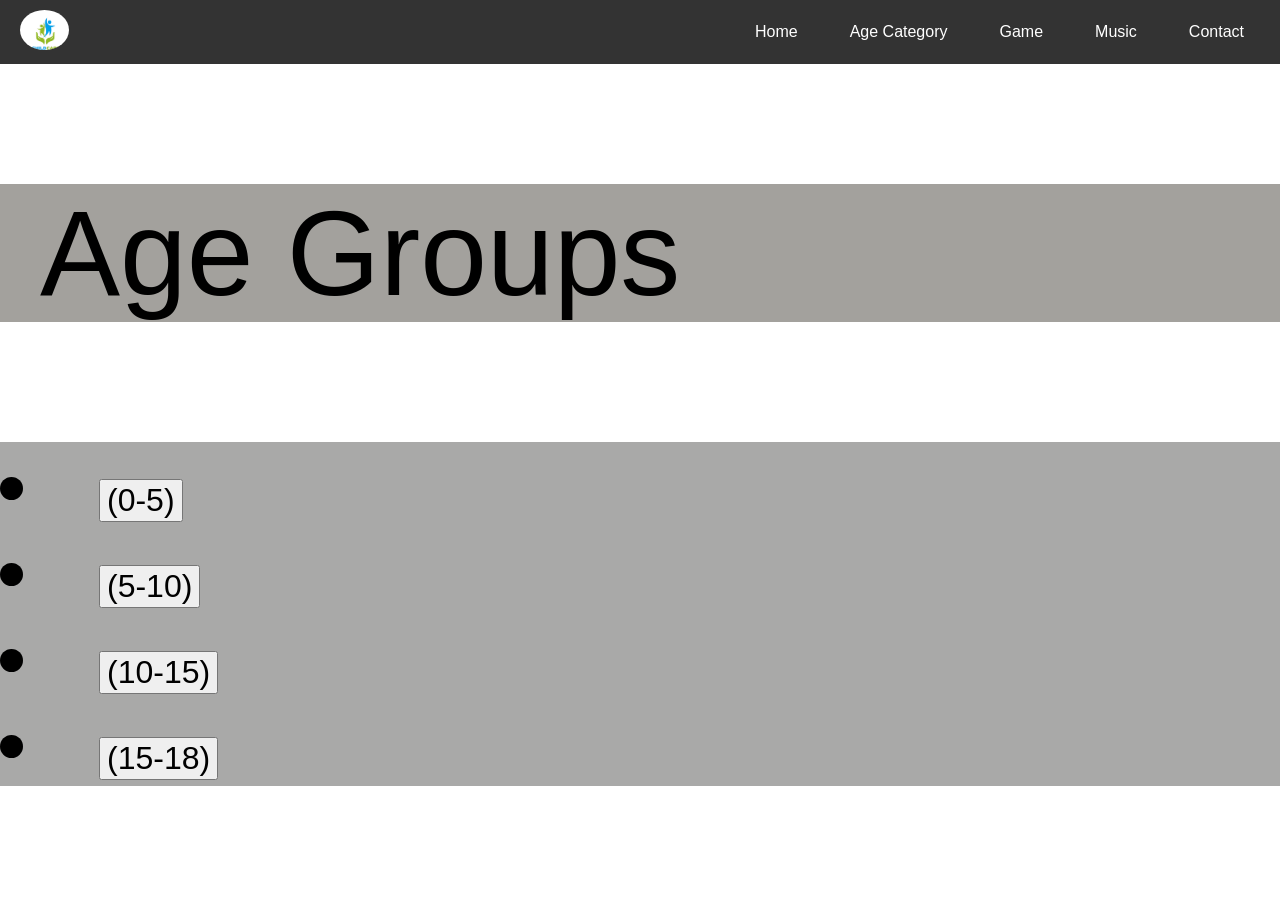
<file: shikhar/age.html>
<!DOCTYPE html>
<html lang="en">
<head>
    <meta charset="UTF-8">
    <meta name="viewport" content="width=device-width, initial-scale=1.0">
    <title>AGE CATEGORY</title>
    <link rel="stylesheet" href="style2.css">
</head>
<body>
    <div class="navbar">
        <div  class="logo"><img height="40px" src="Screenshot 2024-11-10 023004.png" alt=""></div>
        <ul class="nav-links">
            <li><a href="index.html">Home</a></li>
            <li><a target="_blank" href="age.html">Age Category</a></li>
            <li><a target="_blank" href="game.html">Game</a></li>
            <li><a target="_blank" href="music.html">Music</a></li>
            <li><a target="_blank" href="contact.html">Contact</a></li>
        </ul>
    </div>

    <div class="ages">
        <ul style="font-size: 120px; background-color:rgb(163, 161, 157);">Age Groups</ul>
        <li style="font-size: 75px;"><a target="_blank" href="five.html"><button>(0-5)</button></a></li>
        <li style="font-size: 75px;"><a target="_blank" href="six.html"><button>(5-10)</button></a></li>
        <li style="font-size: 75px;"><a target="_blank" href="seven.html"><button>(10-15)</button></a></li>
        <li style="font-size: 75px;"><a target="_blank" href="eight.html"><button>(15-18)</button></a></li>
    </div>

      
    
</body>
</html>
</file>
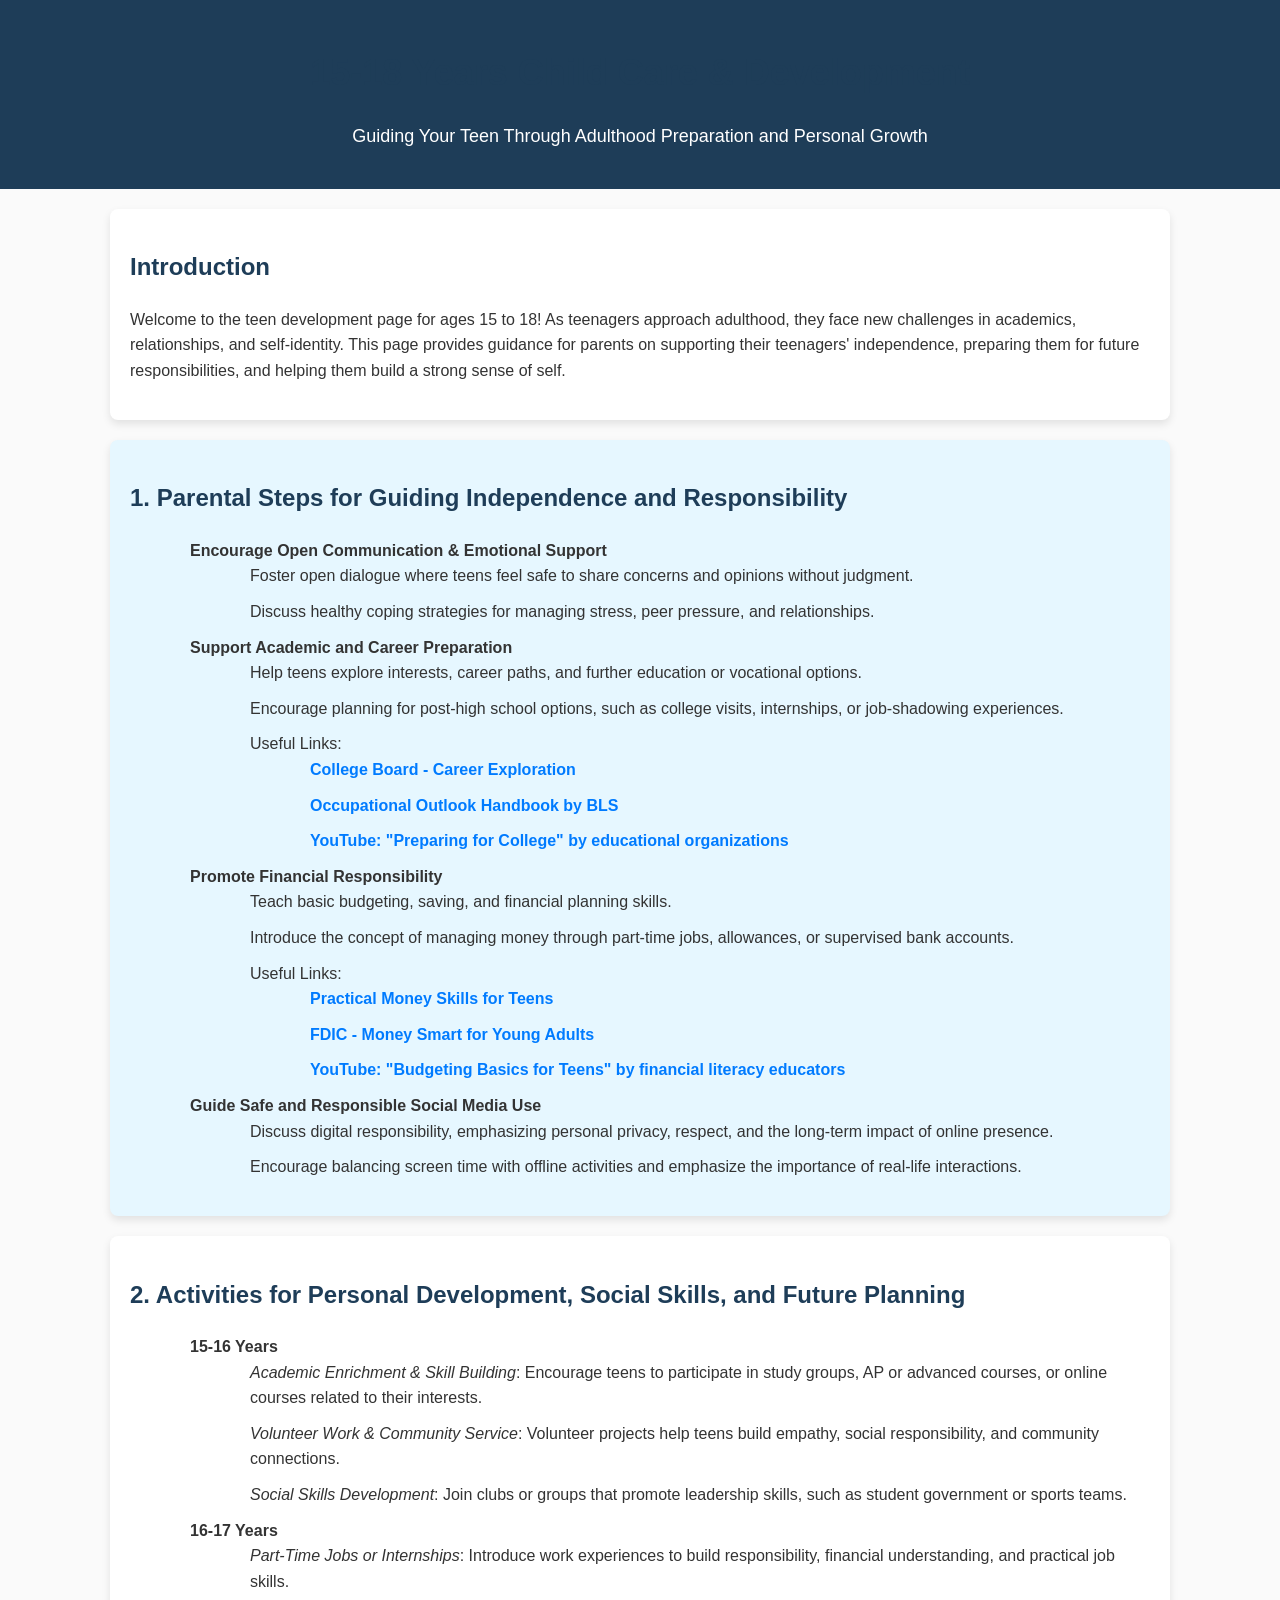
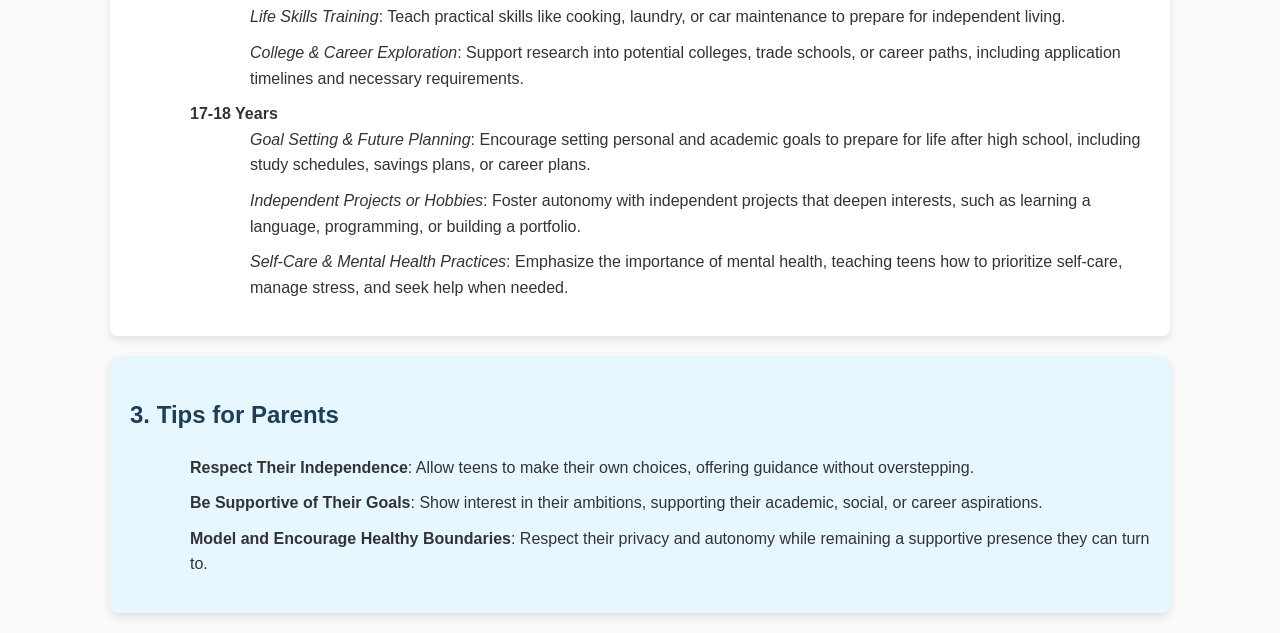
<file: shikhar/eight.html>
<!DOCTYPE html>
<html lang="en">
<head>
    <meta charset="UTF-8">
    <meta name="viewport" content="width=device-width, initial-scale=1.0">
    <title>15-18 Years Child Care & Development</title>
    <style>
        /* General Styles */
        body {
            font-family: Arial, sans-serif;
            margin: 0;
            padding: 0;
            background-color: #fafafa;
            line-height: 1.6;
            color: #333;
        }

        h1, h2 {
            color: #1e3d58;
            margin-bottom: 20px;
        }

        /* Styling for sections */
        .section {
            margin: 20px;
            padding: 20px;
            border-radius: 8px;
            background-color: #fff;
            box-shadow: 0 4px 8px rgba(0, 0, 0, 0.1);
            opacity: 0;
            transform: translateY(20px);
            animation: fadeInUp 0.8s forwards;
        }

        .section:nth-child(even) {
            background-color: #e6f7ff;
        }

        .section ul {
            list-style-type: none;
            margin-left: 20px;
        }

        .section ul li {
            margin-bottom: 10px;
        }

        .section ul li a {
            color: #007bff;
            text-decoration: none;
        }

        /* Animation */
        @keyframes fadeInUp {
            from {
                opacity: 0;
                transform: translateY(20px);
            }
            to {
                opacity: 1;
                transform: translateY(0);
            }
        }

        /* Styling for header */
        header {
            background-color: #1e3d58;
            color: white;
            padding: 20px;
            text-align: center;
        }

        header h1 {
            font-size: 36px;
        }

        header p {
            font-size: 18px;
        }

        .content {
            max-width: 1100px;
            margin: 0 auto;
        }

        .content a {
            font-weight: bold;
            color: #007bff;
        }

        /* Links hover effect */
        .content a:hover {
            text-decoration: underline;
        }
    </style>
</head>
<body>
    <header>
        <h1>15-18 Years Child Care & Development</h1>
        <p>Guiding Your Teen Through Adulthood Preparation and Personal Growth</p>
    </header>

    <div class="content">
        <!-- Introduction Section -->
        <div class="section">
            <h2>Introduction</h2>
            <p>Welcome to the teen development page for ages 15 to 18! As teenagers approach adulthood, they face new challenges in academics, relationships, and self-identity. This page provides guidance for parents on supporting their teenagers' independence, preparing them for future responsibilities, and helping them build a strong sense of self.</p>
        </div>

        <!-- Parental Steps Section -->
        <div class="section">
            <h2>1. Parental Steps for Guiding Independence and Responsibility</h2>
            <ul>
                <li><strong>Encourage Open Communication & Emotional Support</strong>
                    <ul>
                        <li>Foster open dialogue where teens feel safe to share concerns and opinions without judgment.</li>
                        <li>Discuss healthy coping strategies for managing stress, peer pressure, and relationships.</li>
                    </ul>
                </li>
                <li><strong>Support Academic and Career Preparation</strong>
                    <ul>
                        <li>Help teens explore interests, career paths, and further education or vocational options.</li>
                        <li>Encourage planning for post-high school options, such as college visits, internships, or job-shadowing experiences.</li>
                        <li>Useful Links: 
                            <ul>
                                <li><a href="https://bigfuture.collegeboard.org/explore-careers">College Board - Career Exploration</a></li>
                                <li><a href="https://www.bls.gov/ooh/">Occupational Outlook Handbook by BLS</a></li>
                                <li><a href="https://www.youtube.com/results?search_query=Preparing+for+College+Guide+for+Teens">YouTube: "Preparing for College" by educational organizations</a></li>
                            </ul>
                        </li>
                    </ul>
                </li>
                <li><strong>Promote Financial Responsibility</strong>
                    <ul>
                        <li>Teach basic budgeting, saving, and financial planning skills.</li>
                        <li>Introduce the concept of managing money through part-time jobs, allowances, or supervised bank accounts.</li>
                        <li>Useful Links:
                            <ul>
                                <li><a href="https://www.practicalmoneyskills.com/">Practical Money Skills for Teens</a></li>
                                <li><a href="https://www.fdic.gov/consumers/consumer/moneysmart/">FDIC - Money Smart for Young Adults</a></li>
                                <li><a href="https://www.youtube.com/results?search_query=Budgeting+Basics+for+Teens">YouTube: "Budgeting Basics for Teens" by financial literacy educators</a></li>
                            </ul>
                        </li>
                    </ul>
                </li>
                <li><strong>Guide Safe and Responsible Social Media Use</strong>
                    <ul>
                        <li>Discuss digital responsibility, emphasizing personal privacy, respect, and the long-term impact of online presence.</li>
                        <li>Encourage balancing screen time with offline activities and emphasize the importance of real-life interactions.</li>
                    </ul>
                </li>
            </ul>
        </div>

        <!-- Activities for Personal Development Section -->
        <div class="section">
            <h2>2. Activities for Personal Development, Social Skills, and Future Planning</h2>
            <ul>
                <li><strong>15-16 Years</strong>
                    <ul>
                        <li><em>Academic Enrichment & Skill Building</em>: Encourage teens to participate in study groups, AP or advanced courses, or online courses related to their interests.</li>
                        <li><em>Volunteer Work & Community Service</em>: Volunteer projects help teens build empathy, social responsibility, and community connections.</li>
                        <li><em>Social Skills Development</em>: Join clubs or groups that promote leadership skills, such as student government or sports teams.</li>
                    </ul>
                </li>
                <li><strong>16-17 Years</strong>
                    <ul>
                        <li><em>Part-Time Jobs or Internships</em>: Introduce work experiences to build responsibility, financial understanding, and practical job skills.</li>
                        <li><em>Life Skills Training</em>: Teach practical skills like cooking, laundry, or car maintenance to prepare for independent living.</li>
                        <li><em>College & Career Exploration</em>: Support research into potential colleges, trade schools, or career paths, including application timelines and necessary requirements.</li>
                    </ul>
                </li>
                <li><strong>17-18 Years</strong>
                    <ul>
                        <li><em>Goal Setting & Future Planning</em>: Encourage setting personal and academic goals to prepare for life after high school, including study schedules, savings plans, or career plans.</li>
                        <li><em>Independent Projects or Hobbies</em>: Foster autonomy with independent projects that deepen interests, such as learning a language, programming, or building a portfolio.</li>
                        <li><em>Self-Care & Mental Health Practices</em>: Emphasize the importance of mental health, teaching teens how to prioritize self-care, manage stress, and seek help when needed.</li>
                    </ul>
                </li>
            </ul>
        </div>

        <!-- Tips for Parents Section -->
        <div class="section">
            <h2>3. Tips for Parents</h2>
            <ul>
                <li><strong>Respect Their Independence</strong>: Allow teens to make their own choices, offering guidance without overstepping.</li>
                <li><strong>Be Supportive of Their Goals</strong>: Show interest in their ambitions, supporting their academic, social, or career aspirations.</li>
                <li><strong>Model and Encourage Healthy Boundaries</strong>: Respect their privacy and autonomy while remaining a supportive presence they can turn to.</li>
            </ul>
        </div>
    </div>
</body>
</html>
</file>
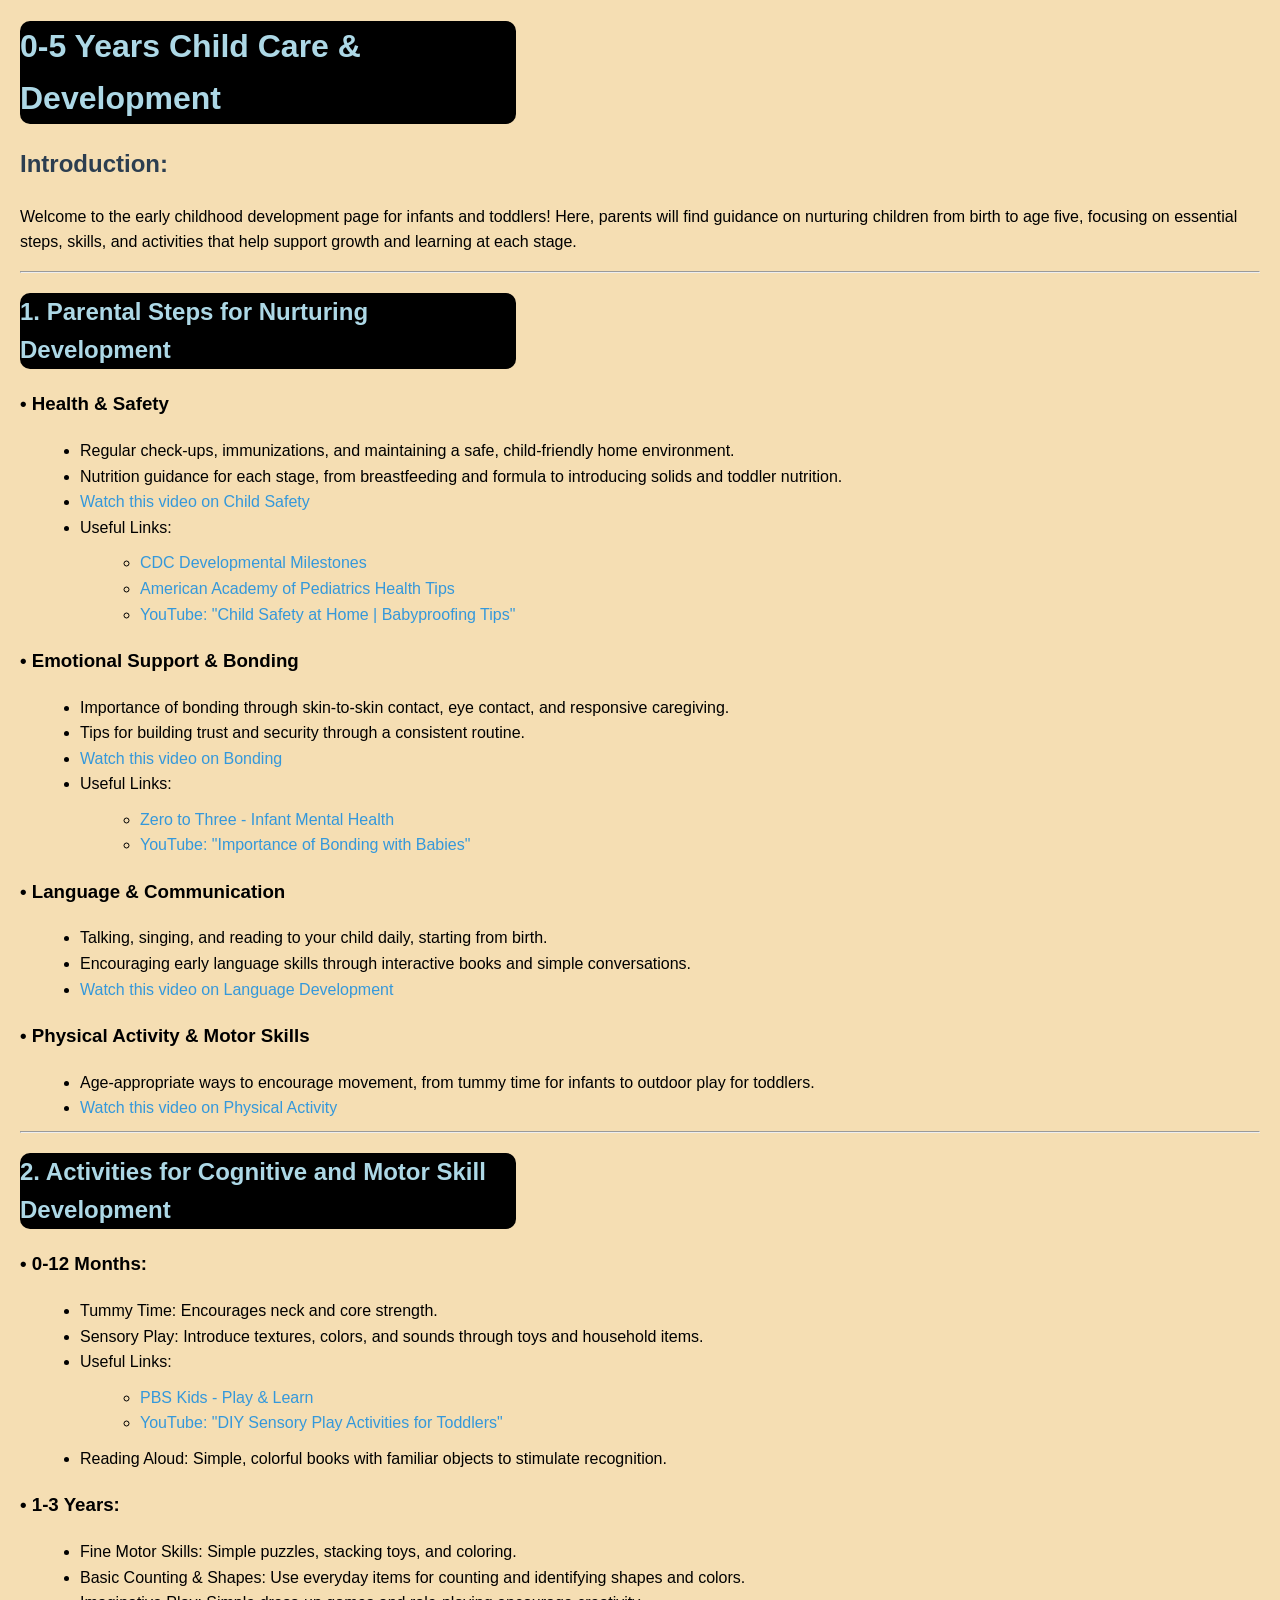
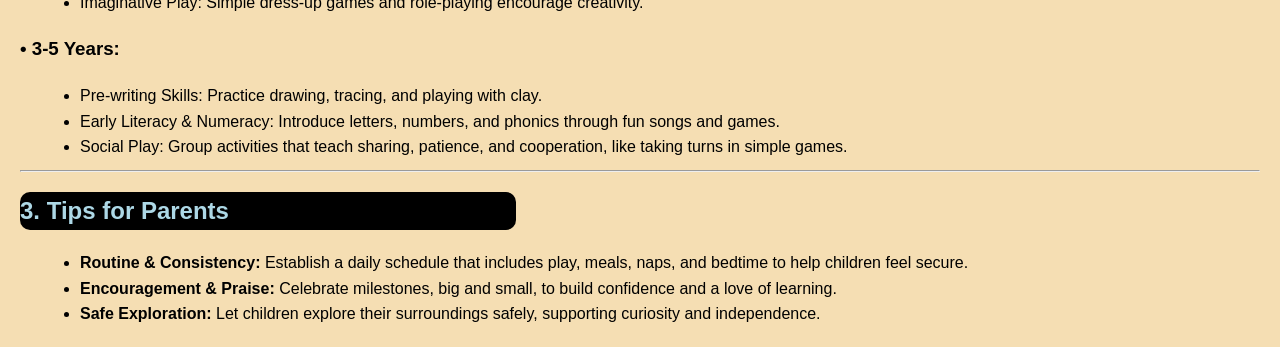
<file: shikhar/five.html>
<!DOCTYPE html>
<html lang="en">
<head>
    <meta charset="UTF-8">
    <meta name="viewport" content="width=device-width, initial-scale=1.0">
    <title>Child Care & Development(0-5)</title>
    <style>
        body {
            font-family: Arial, sans-serif;
            line-height: 1.6;
            margin: 20px;
            background-color:wheat;
            
        }
        h1, h2 {
            color: #2c3e50;
        }
        ul {
            margin: 10px 0;
        }
        ul li {
            margin-left: 20px;
        }
        a {
            color: #3498db;
            text-decoration: none;
        }
        a:hover {
            text-decoration: underline;
        }
    </style>
</head>
<body>

    <h1 style="color:lightblue ; background-color: black; width: 40%; border-radius: 10px;">0-5 Years Child Care & Development</h1>
    
    <h2>Introduction:</h2>
    <p>Welcome to the early childhood development page for infants and toddlers! Here, parents will find guidance on nurturing children from birth to age five, focusing on essential steps, skills, and activities that help support growth and learning at each stage.</p>
    
    <hr>

    <h2 style="width: 40%; color: lightblue; background-color: black; border-radius: 10px;">1. Parental Steps for Nurturing Development</h2>
    
    <h3>• Health & Safety</h3>
    <ul>
        <li>Regular check-ups, immunizations, and maintaining a safe, child-friendly home environment.</li>
        <li>Nutrition guidance for each stage, from breastfeeding and formula to introducing solids and toddler nutrition.</li>
        <li><a href="https://www.youtube.com/watch?v=WQuX_Yw3yIg" target="_blank">Watch this video on Child Safety</a></li>
        <li>Useful Links:
            <ul>
                <li><a href="https://www.cdc.gov/ncbddd/stroke/facts.html" target="_blank">CDC Developmental Milestones</a></li>
                <li><a href="https://pediatrics.aappublications.org/" target="_blank">American Academy of Pediatrics Health Tips</a></li>
                <li><a href="https://www.youtube.com/watch?v=WQuX_Yw3yIg" target="_blank">YouTube: "Child Safety at Home | Babyproofing Tips"</a></li>
            </ul>
        </li>
    </ul>
    
    <h3>• Emotional Support & Bonding</h3>
   <ul>
        <li>Importance of bonding through skin-to-skin contact, eye contact, and responsive caregiving.</li>
        <li>Tips for building trust and security through a consistent routine.</li>
        <li><a href="https://www.youtube.com/watch?v=AHMsmn6EX84" target="_blank">Watch this video on Bonding</a></li>
        <li>Useful Links:
            <ul>
                <li><a href="https://www.zerotothree.org/" target="_blank">Zero to Three - Infant Mental Health</a></li>
                <li><a href="https://www.youtube.com/watch?v=AHMsmn6EX84" target="_blank">YouTube: "Importance of Bonding with Babies"</a></li>
            </ul>
        </li> 
    </ul>
    
    <h3>• Language & Communication</h3>
    <ul>
        <li>Talking, singing, and reading to your child daily, starting from birth.</li>
        <li>Encouraging early language skills through interactive books and simple conversations.</li>
        <li><a href="https://www.youtube.com/watch?v=4ROA7UK6c7U" target="_blank">Watch this video on Language Development</a></li>
    </ul>
    
    <h3>• Physical Activity & Motor Skills</h3>
    <ul>
        <li>Age-appropriate ways to encourage movement, from tummy time for infants to outdoor play for toddlers.</li>
        <li><a href="https://www.youtube.com/watch?v=lRyElTQFhtY" target="_blank">Watch this video on Physical Activity</a></li>
    </ul>

    <hr>

    <h2 style="color:lightblue ; background-color: black; width: 40%; border-radius: 10px;">2. Activities for Cognitive and Motor Skill Development</h2>
    
    <h3>• 0-12 Months:</h3>
    <ul>
        <li>Tummy Time: Encourages neck and core strength.</li>
        <li>Sensory Play: Introduce textures, colors, and sounds through toys and household items.</li>
        <li>Useful Links:
            <ul>
                <li><a href="https://pbskids.org/" target="_blank">PBS Kids - Play & Learn</a></li>
                <li><a href="https://www.youtube.com/watch?v=Zwn9GqAzOAs" target="_blank">YouTube: "DIY Sensory Play Activities for Toddlers"</a></li>
            </ul>
        </li>
        <li>Reading Aloud: Simple, colorful books with familiar objects to stimulate recognition.</li>
    </ul>
    
    <h3>• 1-3 Years:</h3>
    <ul>
        <li>Fine Motor Skills: Simple puzzles, stacking toys, and coloring.</li>
        <li>Basic Counting & Shapes: Use everyday items for counting and identifying shapes and colors.</li>
        <li>Imaginative Play: Simple dress-up games and role-playing encourage creativity.</li>
    </ul>
    
    <h3>• 3-5 Years:</h3>
    <ul>
        <li>Pre-writing Skills: Practice drawing, tracing, and playing with clay.</li>
        <li>Early Literacy & Numeracy: Introduce letters, numbers, and phonics through fun songs and games.</li>
        <li>Social Play: Group activities that teach sharing, patience, and cooperation, like taking turns in simple games.</li>
    </ul>

    <hr>

    <h2 style="color:lightblue ; background-color: black; width: 40%; border-radius: 10px;">3. Tips for Parents</h2>
    <ul>
        <li><strong>Routine & Consistency:</strong> Establish a daily schedule that includes play, meals, naps, and bedtime to help children feel secure.</li>
        <li><strong>Encouragement & Praise:</strong> Celebrate milestones, big and small, to build confidence and a love of learning.</li>
        <li><strong>Safe Exploration:</strong> Let children explore their surroundings safely, supporting curiosity and independence.</li>
    </ul>

</body>
</html>
</file>
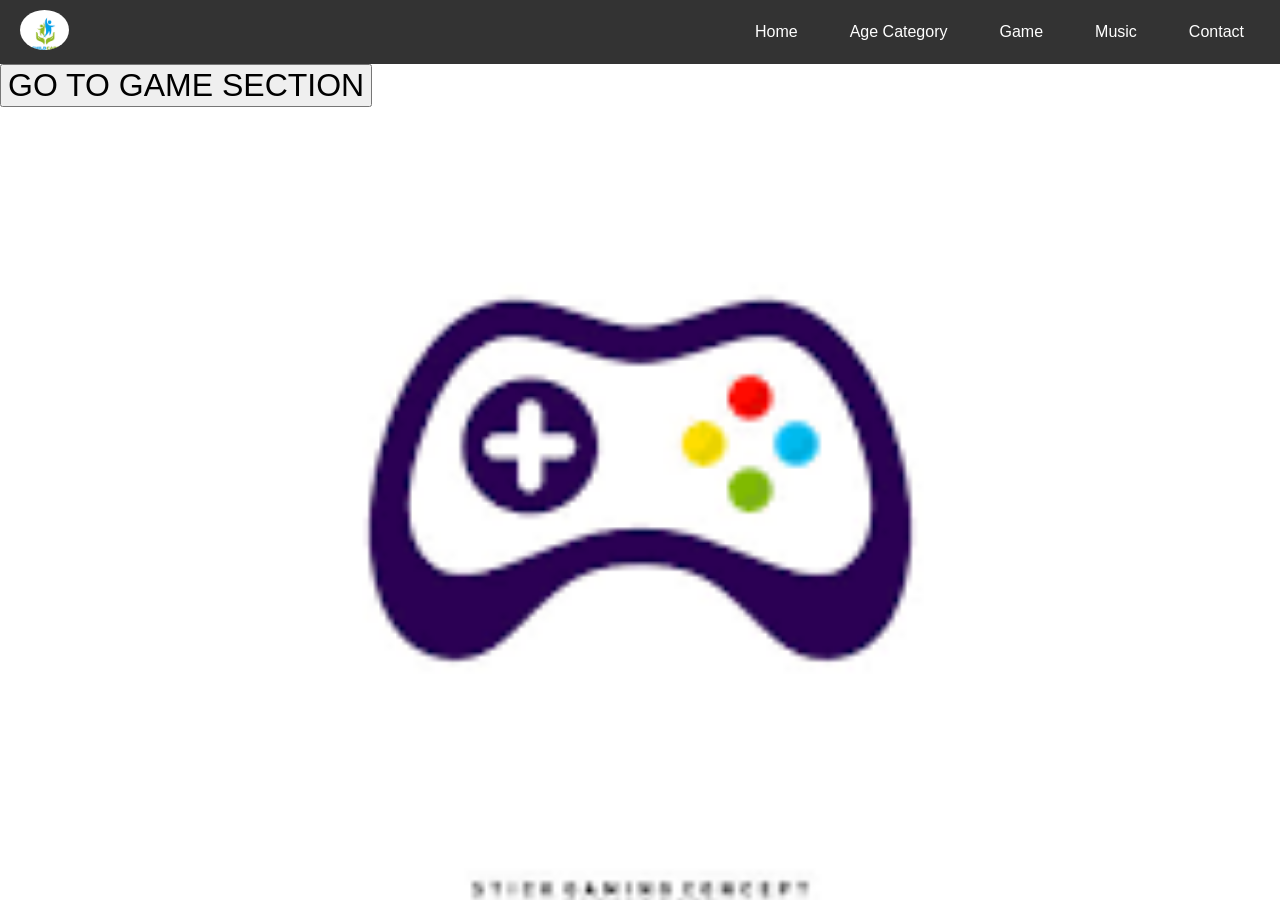
<file: shikhar/game.html>
<!DOCTYPE html>
<html lang="en">
<head>
    <meta charset="UTF-8">
    <meta name="viewport" content="width=device-width, initial-scale=1.0">
    <title>Games</title>
    <link rel="stylesheet" href="style2.css">
</head>
<body style="background-image: url([data-uri]); background-repeat: no-repeat; background-size: cover;">
    <div class="navbar">
        <div  class="logo"><img height="40px" src="Screenshot 2024-11-10 023004.png" alt=""></div>
        <ul class="nav-links">
            <li><a href="index.html">Home</a></li>
            <li><a target="_blank" href="age.html">Age Category</a></li>
            <li><a target="_blank" href="game.html">Game</a></li>
            <li><a target="_blank" href="music.html">Music</a></li>
            <li><a target="_blank" href="contact.html">Contact</a></li>
        </ul>
    </div>
   
    <div  class="gameee">
        <a  href="gamee.html" class="link" ><button style="font-size: xx-large;">GO TO GAME SECTION </button></a>
    </div>

    
   
</body>
</html>
</file>
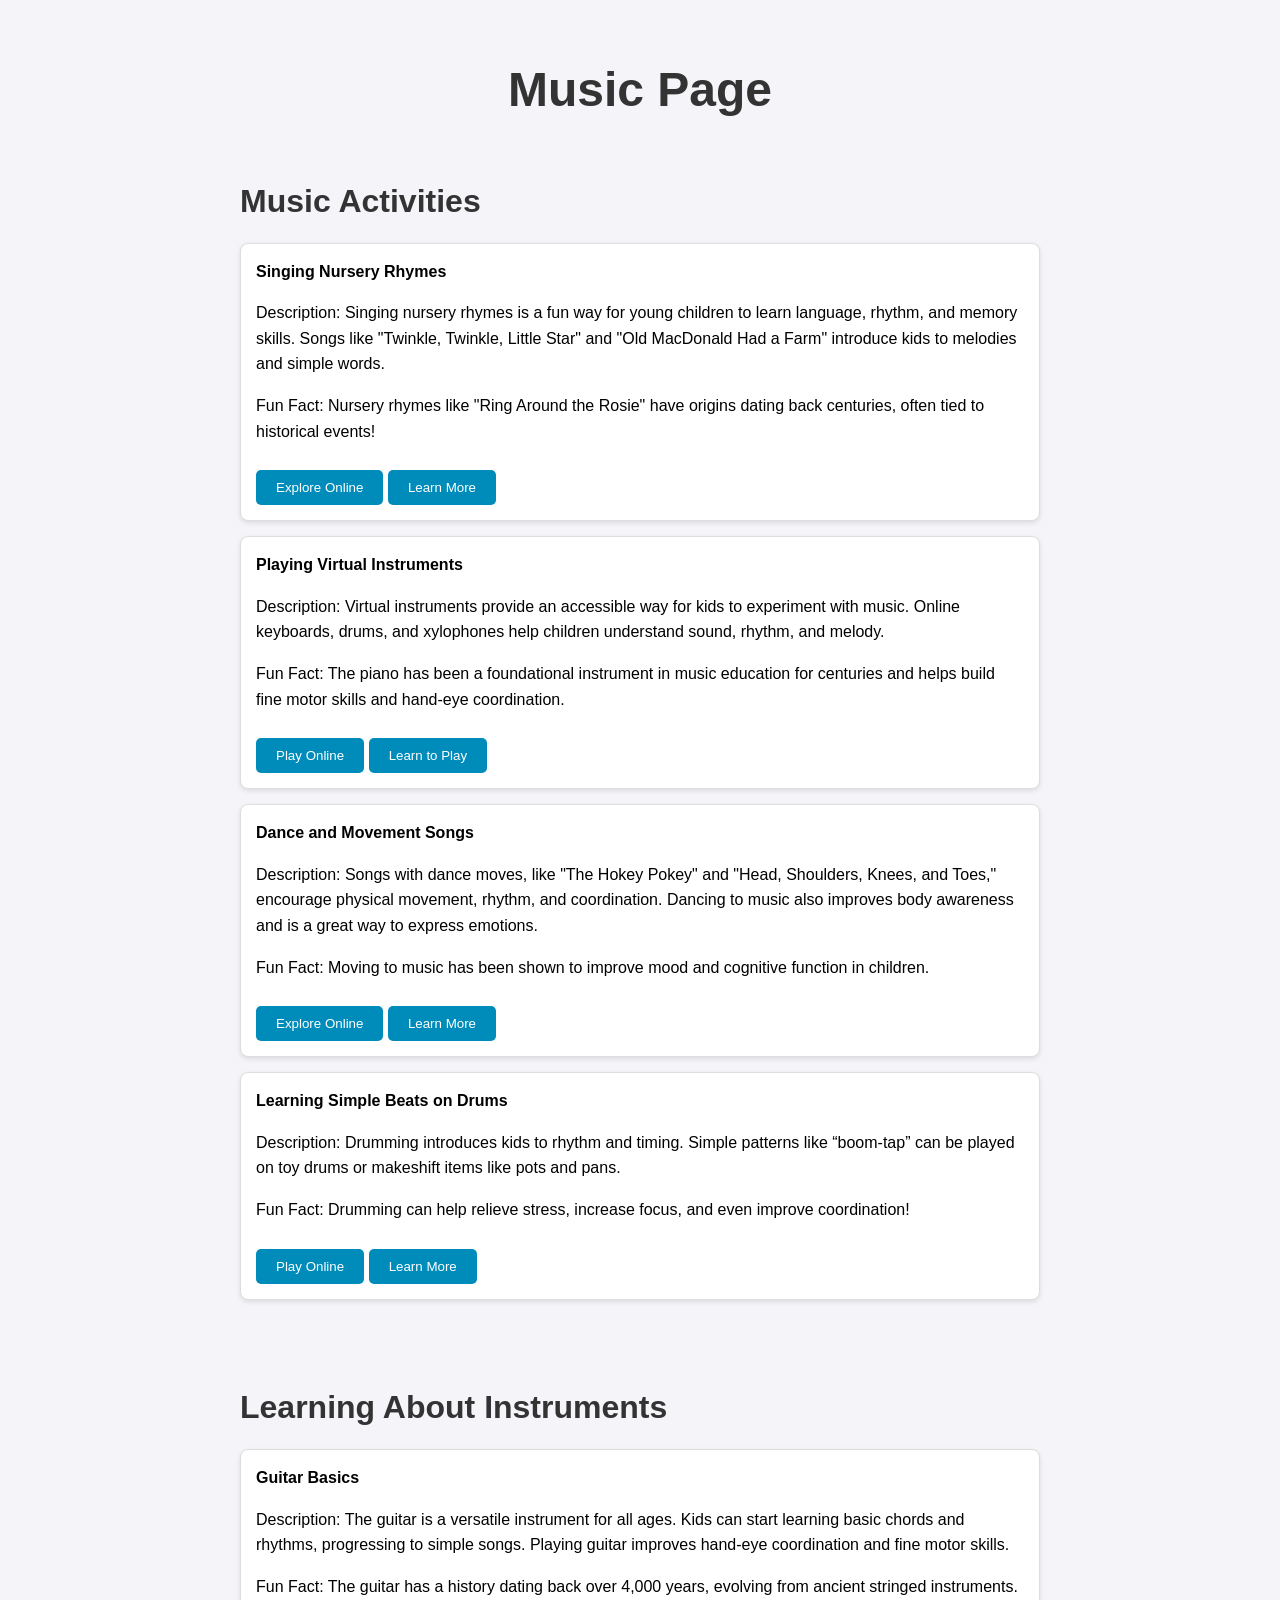
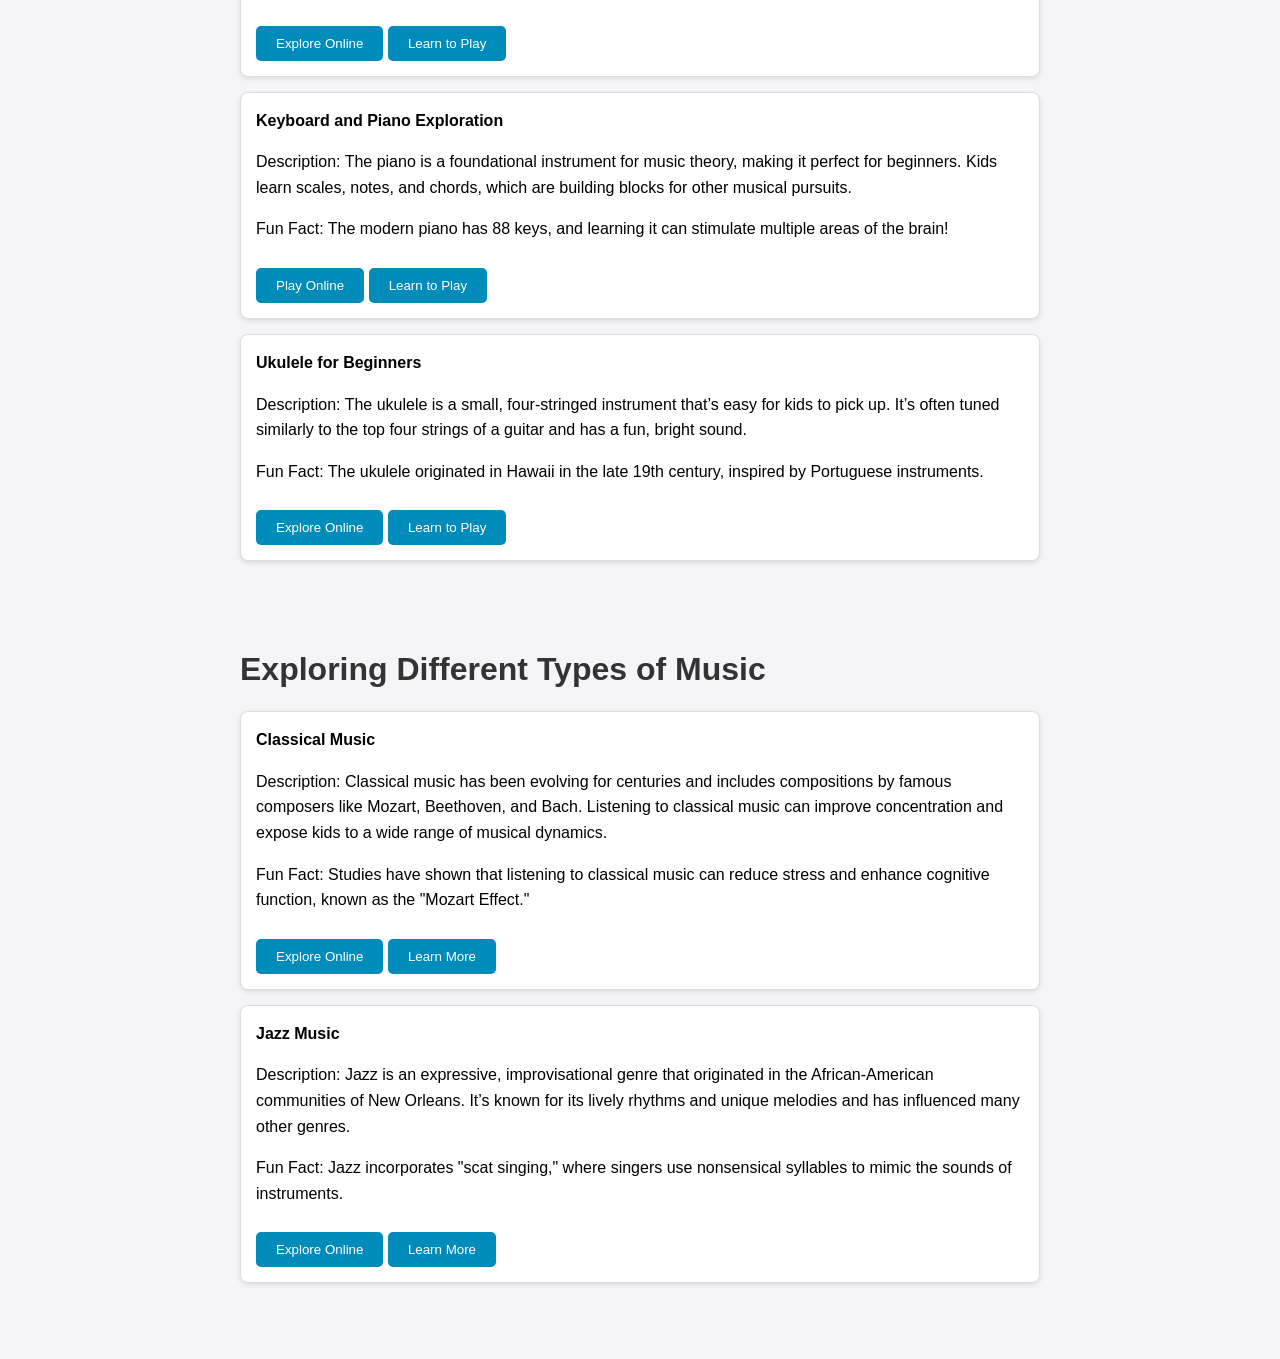
<file: shikhar/gomusic.html>
<!DOCTYPE html>
<html lang="en">
<head>
    <meta charset="UTF-8">
    <meta name="viewport" content="width=device-width, initial-scale=1.0">
    <title>Music Page</title>
    <style>
        body {
            font-family: Arial, sans-serif;
            background-color: #f4f4f9;
            margin: 0;
            padding: 0;
            line-height: 1.6;
            display: flex;
            flex-direction: column;
            align-items: center;
            padding: 20px;
            animation: fadeIn 3s ease-out;
        }

        h1 {
            font-size: 3rem;
            color: #333;
            margin-bottom: 20px;
            opacity: 0;
            animation: fadeInText 2s 1s forwards;
        }

        .section {
            width: 100%;
            max-width: 800px;
            margin-bottom: 40px;
            opacity: 0;
            animation: fadeInSection 2s forwards;
        }

        .section h2 {
            font-size: 2rem;
            color: #333;
            margin-bottom: 10px;
        }

        .section ul {
            list-style-type: none;
            padding: 0;
        }

        .section ul li {
            background: #fff;
            border: 1px solid #ddd;
            border-radius: 8px;
            margin-bottom: 15px;
            padding: 15px;
            box-shadow: 0 2px 5px rgba(0, 0, 0, 0.1);
            transition: transform 0.3s;
        }

        .section ul li:hover {
            transform: translateY(-5px);
        }

        .link {
            color: #007BFF;
            text-decoration: none;
        }

        .link:hover {
            text-decoration: underline;
        }

        @keyframes fadeIn {
            0% {
                opacity: 0;
            }
            100% {
                opacity: 1;
            }
        }

        @keyframes fadeInText {
            0% {
                opacity: 0;
            }
            100% {
                opacity: 1;
            }
        }

        @keyframes fadeInSection {
            0% {
                opacity: 0;
            }
            100% {
                opacity: 1;
            }
        }

        .section ul li a {
            display: inline-block;
            margin-top: 10px;
        }

        .section ul li a button {
            padding: 10px 20px;
            background-color: #008CBA;
            color: white;
            border: none;
            border-radius: 5px;
            cursor: pointer;
            transition: background-color 0.3s;
        }

        .section ul li a button:hover {
            background-color: #005f6b;
        }
    </style>
</head>
<body>

    <h1>Music Page</h1>

    <div class="section" style="animation-delay: 1s;">
        <h2>Music Activities</h2>
        <ul>
            <li>
                <strong>Singing Nursery Rhymes</strong>
                <p>Description: Singing nursery rhymes is a fun way for young children to learn language, rhythm, and memory skills. Songs like "Twinkle, Twinkle, Little Star" and "Old MacDonald Had a Farm" introduce kids to melodies and simple words.</p>
                <p>Fun Fact: Nursery rhymes like "Ring Around the Rosie" have origins dating back centuries, often tied to historical events!</p>
                <a href="https://www.youtube.com/kids" class="link" target="_blank"><button>Explore Online</button></a>
                <a href="#" class="link"><button>Learn More</button></a>
            </li>
            <li>
                <strong>Playing Virtual Instruments</strong>
                <p>Description: Virtual instruments provide an accessible way for kids to experiment with music. Online keyboards, drums, and xylophones help children understand sound, rhythm, and melody.</p>
                <p>Fun Fact: The piano has been a foundational instrument in music education for centuries and helps build fine motor skills and hand-eye coordination.</p>
                <a href="https://virtualpiano.net" class="link" target="_blank"><button>Play Online</button></a>
                <a href="#" class="link"><button>Learn to Play</button></a>
            </li>
            <li>
                <strong>Dance and Movement Songs</strong>
                <p>Description: Songs with dance moves, like "The Hokey Pokey" and "Head, Shoulders, Knees, and Toes," encourage physical movement, rhythm, and coordination. Dancing to music also improves body awareness and is a great way to express emotions.</p>
                <p>Fun Fact: Moving to music has been shown to improve mood and cognitive function in children.</p>
                <a href="https://www.gonoodle.com" class="link" target="_blank"><button>Explore Online</button></a>
                <a href="#" class="link"><button>Learn More</button></a>
            </li>
            <li>
                <strong>Learning Simple Beats on Drums</strong>
                <p>Description: Drumming introduces kids to rhythm and timing. Simple patterns like “boom-tap” can be played on toy drums or makeshift items like pots and pans.</p>
                <p>Fun Fact: Drumming can help relieve stress, increase focus, and even improve coordination!</p>
                <a href="https://www.virtualdrumkit.com" class="link" target="_blank"><button>Play Online</button></a>
                <a href="#" class="link"><button>Learn More</button></a>
            </li>
        </ul>
    </div>

    <div class="section" style="animation-delay: 3s;">
        <h2>Learning About Instruments</h2>
        <ul>
            <li>
                <strong>Guitar Basics</strong>
                <p>Description: The guitar is a versatile instrument for all ages. Kids can start learning basic chords and rhythms, progressing to simple songs. Playing guitar improves hand-eye coordination and fine motor skills.</p>
                <p>Fun Fact: The guitar has a history dating back over 4,000 years, evolving from ancient stringed instruments.</p>
                <a href="https://www.virtualguitar.com" class="link" target="_blank"><button>Explore Online</button></a>
                <a href="#" class="link"><button>Learn to Play</button></a>
            </li>
            <li>
                <strong>Keyboard and Piano Exploration</strong>
                <p>Description: The piano is a foundational instrument for music theory, making it perfect for beginners. Kids learn scales, notes, and chords, which are building blocks for other musical pursuits.</p>
                <p>Fun Fact: The modern piano has 88 keys, and learning it can stimulate multiple areas of the brain!</p>
                <a href="https://virtualpiano.net" class="link" target="_blank"><button>Play Online</button></a>
                <a href="#" class="link"><button>Learn to Play</button></a>
            </li>
            <li>
                <strong>Ukulele for Beginners</strong>
                <p>Description: The ukulele is a small, four-stringed instrument that’s easy for kids to pick up. It’s often tuned similarly to the top four strings of a guitar and has a fun, bright sound.</p>
                <p>Fun Fact: The ukulele originated in Hawaii in the late 19th century, inspired by Portuguese instruments.</p>
                <a href="https://www.virtualukulele.com" class="link" target="_blank"><button>Explore Online</button></a>
                <a href="#" class="link"><button>Learn to Play</button></a>
            </li>
        </ul>
    </div>

    <div class="section" style="animation-delay: 5s;">
        <h2>Exploring Different Types of Music</h2>
        <ul>
            <li>
                <strong>Classical Music</strong>
                <p>Description: Classical music has been evolving for centuries and includes compositions by famous composers like Mozart, Beethoven, and Bach. Listening to classical music can improve concentration and expose kids to a wide range of musical dynamics.</p>
                <p>Fun Fact: Studies have shown that listening to classical music can reduce stress and enhance cognitive function, known as the "Mozart Effect."</p>
                <a href="https://www.classicsforkids.com" class="link" target="_blank"><button>Explore Online</button></a>
                <a href="#" class="link"><button>Learn More</button></a>
            </li>
            <li>
                <strong>Jazz Music</strong>
                <p>Description: Jazz is an expressive, improvisational genre that originated in the African-American communities of New Orleans. It’s known for its lively rhythms and unique melodies and has influenced many other genres.</p>
                <p>Fun Fact: Jazz incorporates "scat singing," where singers use nonsensical syllables to mimic the sounds of instruments.</p>
                <a href="https://www.spotify.com" class="link" target="_blank"><button>Explore Online</button></a>
                <a href="#" class="link"><button>Learn More</button></a>
            </li>
        </ul>
    </div>

</body>
</html>
</file>
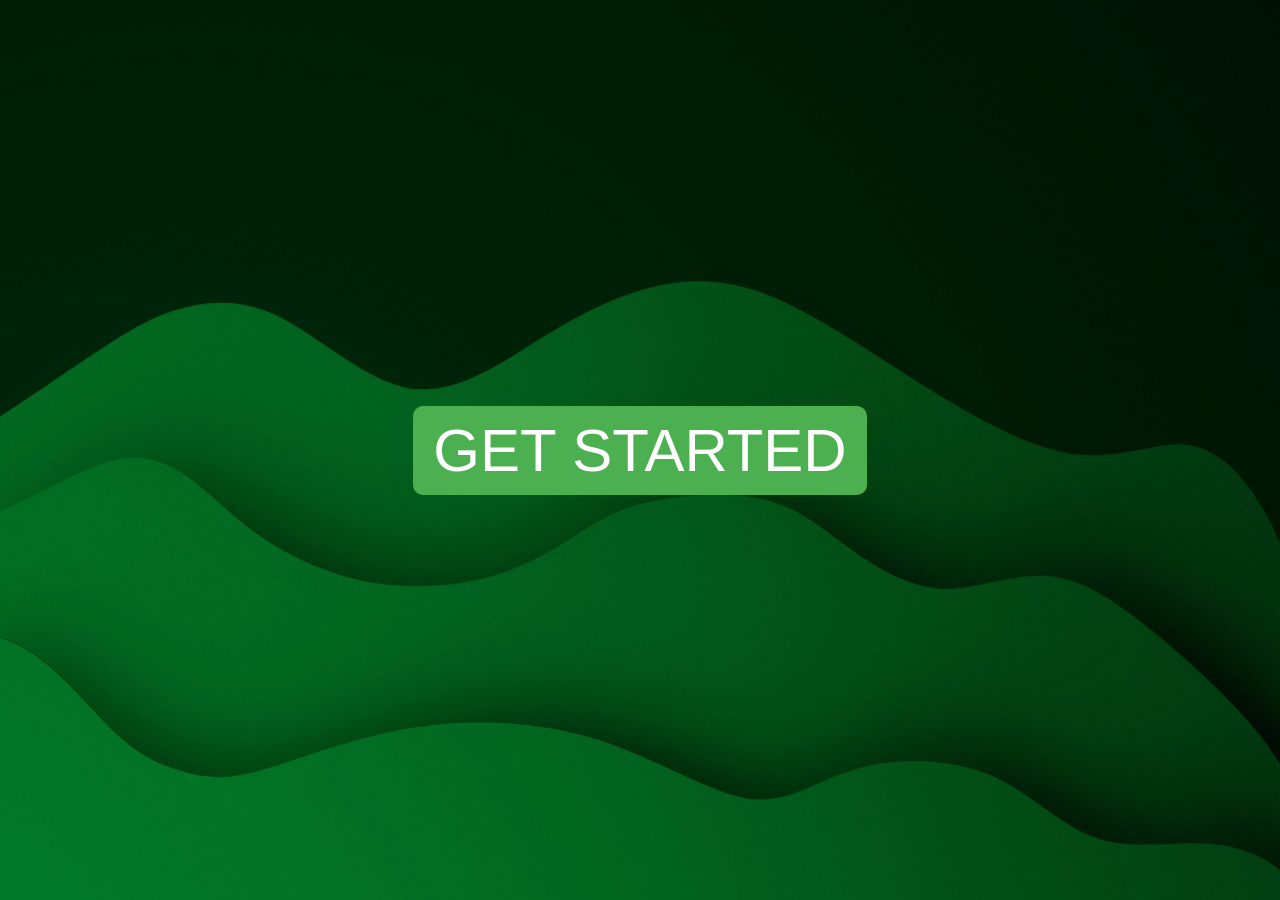
<file: shikhar/loginpage.html>
<!DOCTYPE html>
<html lang="en">
<head>
    <meta charset="UTF-8">
    <meta name="viewport" content="width=device-width, initial-scale=1.0">
    <title>get started</title>
    <link rel="stylesheet" href="style.css">
</head>
<body>
    

    <a style="display: inline-block;
    padding: 10px 20px;
    background-color: #4CAF50;
    color: white;
    text-align: center;
    text-decoration: none;
    border-radius: 10px;
    font-size: 60px;
    border: none;" href="index.html" class="button">GET STARTED </a>
   
   

    
</body>
</html>
</file>
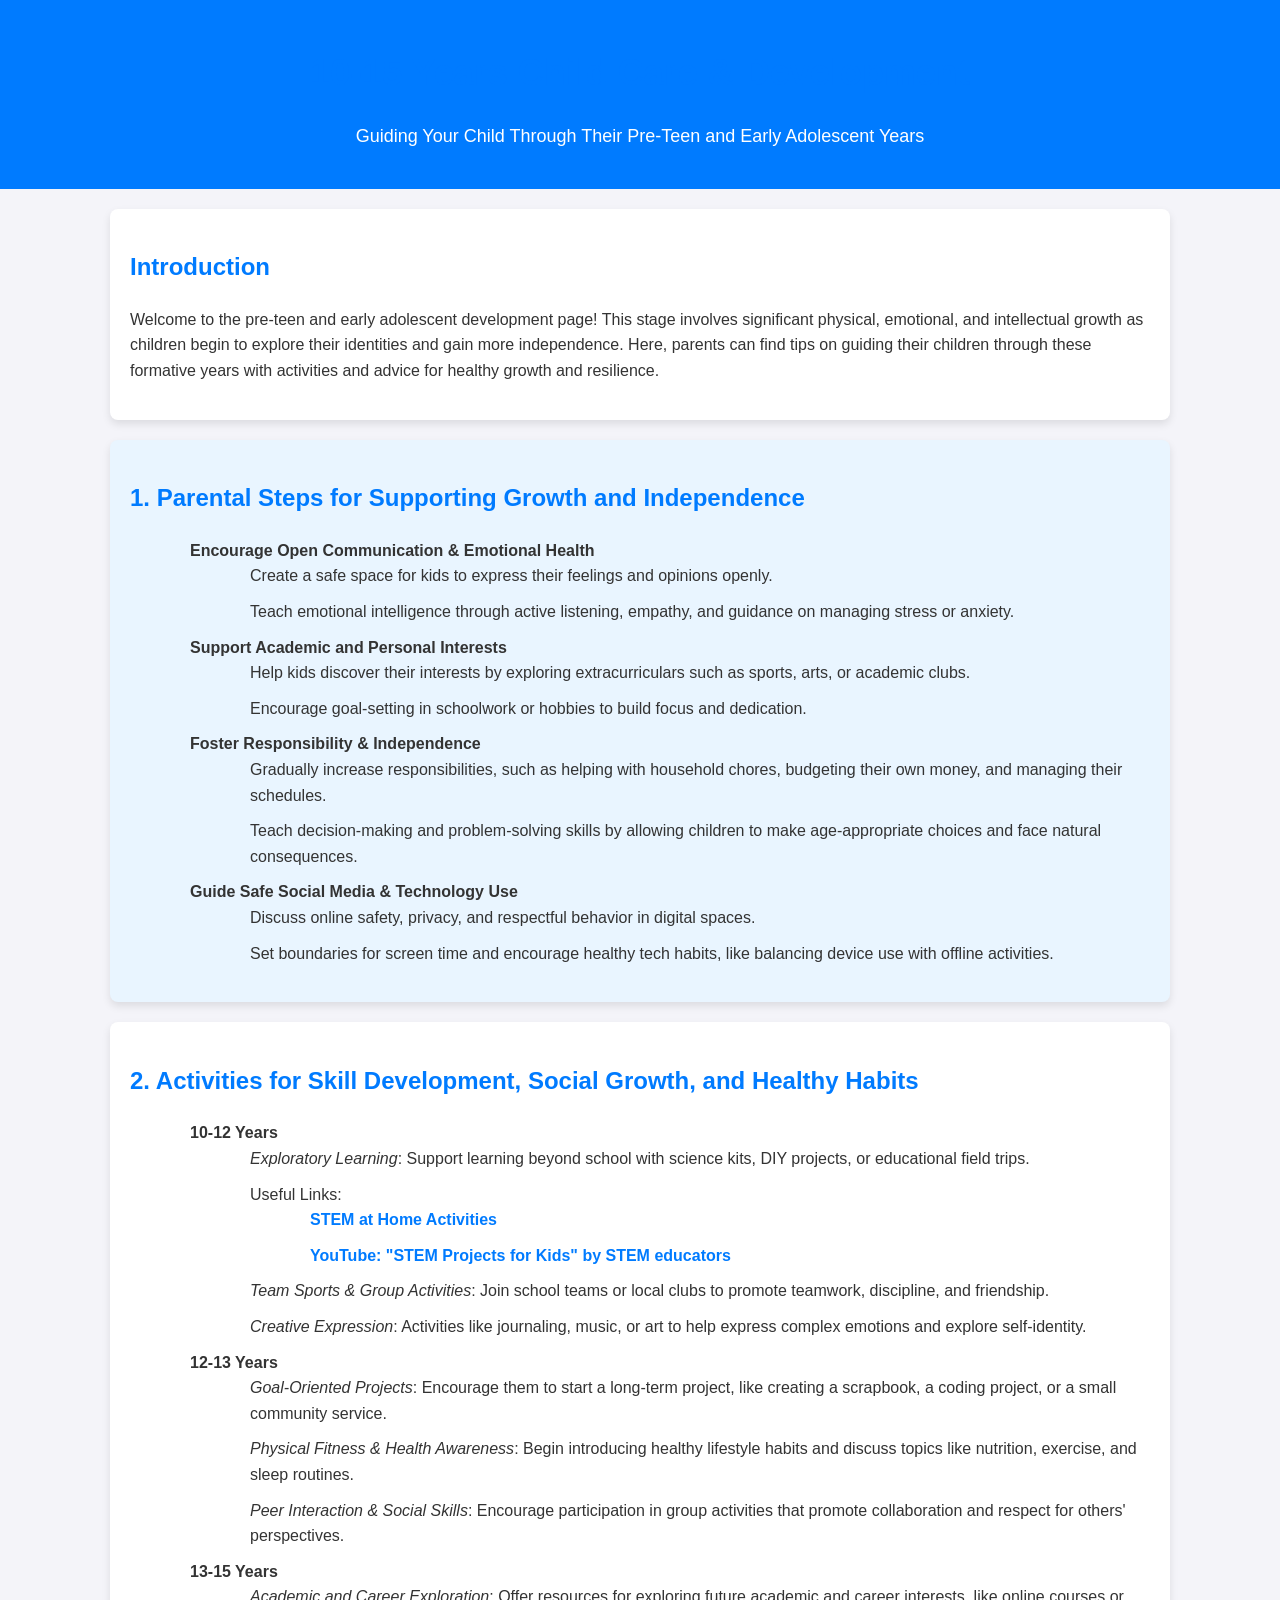
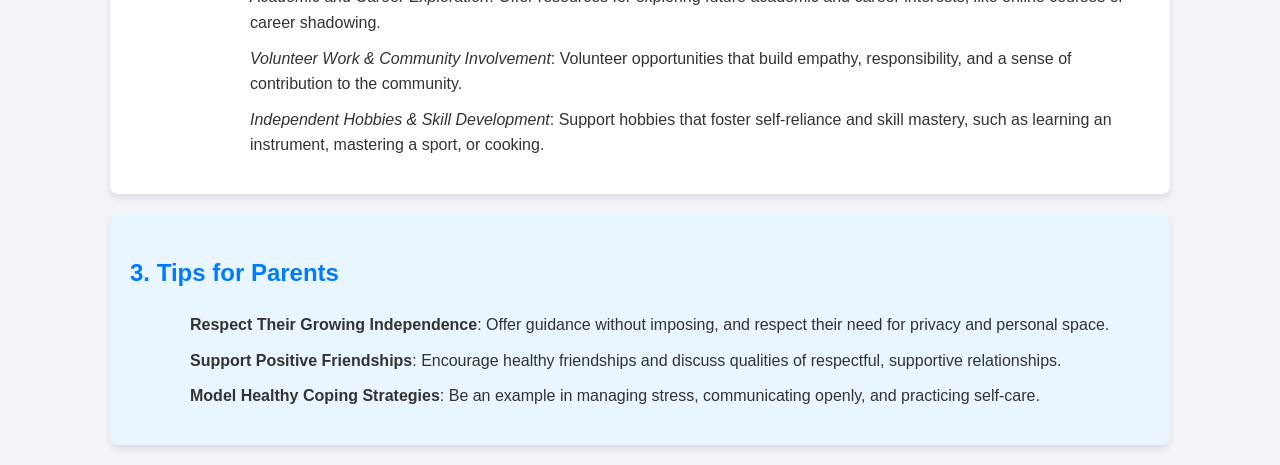
<file: shikhar/seven.html>
<!DOCTYPE html>
<html lang="en">
<head>
    <meta charset="UTF-8">
    <meta name="viewport" content="width=device-width, initial-scale=1.0">
    <title>10-15 Years Child Care & Development</title>
    <style>
        /* General styles */
        body {
            font-family: Arial, sans-serif;
            margin: 0;
            padding: 0;
            background-color: #f4f4f9;
            line-height: 1.6;
            color: #333;
        }

        h1, h2 {
            color: #007bff;
            margin-bottom: 20px;
        }

        /* Styling for sections */
        .section {
            margin: 20px;
            padding: 20px;
            border-radius: 8px;
            background-color: #fff;
            box-shadow: 0 4px 8px rgba(0, 0, 0, 0.1);
            opacity: 0;
            transform: translateY(20px);
            animation: fadeInUp 0.8s forwards;
        }

        .section:nth-child(even) {
            background-color: #e9f5ff;
        }

        .section ul {
            list-style-type: none;
            margin-left: 20px;
        }

        .section ul li {
            margin-bottom: 10px;
        }

        .section ul li a {
            color: #007bff;
            text-decoration: none;
        }

        /* Animation */
        @keyframes fadeInUp {
            from {
                opacity: 0;
                transform: translateY(20px);
            }
            to {
                opacity: 1;
                transform: translateY(0);
            }
        }

        /* Styling for header */
        header {
            background-color: #007bff;
            color: white;
            padding: 20px;
            text-align: center;
        }

        header h1 {
            font-size: 36px;
        }

        header p {
            font-size: 18px;
        }

        .content {
            max-width: 1100px;
            margin: 0 auto;
        }

        .content a {
            font-weight: bold;
            color: #007bff;
        }
    </style>
</head>
<body>
    <header>
        <h1>10-15 Years Child Care & Development</h1>
        <p>Guiding Your Child Through Their Pre-Teen and Early Adolescent Years</p>
    </header>

    <div class="content">
        <!-- Introduction Section -->
        <div class="section">
            <h2>Introduction</h2>
            <p>Welcome to the pre-teen and early adolescent development page! This stage involves significant physical, emotional, and intellectual growth as children begin to explore their identities and gain more independence. Here, parents can find tips on guiding their children through these formative years with activities and advice for healthy growth and resilience.</p>
        </div>

        <!-- Parental Steps Section -->
        <div class="section">
            <h2>1. Parental Steps for Supporting Growth and Independence</h2>
            <ul>
                <li><strong>Encourage Open Communication & Emotional Health</strong>
                    <ul>
                        <li>Create a safe space for kids to express their feelings and opinions openly.</li>
                        <li>Teach emotional intelligence through active listening, empathy, and guidance on managing stress or anxiety.</li>
                    </ul>
                </li>
                <li><strong>Support Academic and Personal Interests</strong>
                    <ul>
                        <li>Help kids discover their interests by exploring extracurriculars such as sports, arts, or academic clubs.</li>
                        <li>Encourage goal-setting in schoolwork or hobbies to build focus and dedication.</li>
                    </ul>
                </li>
                <li><strong>Foster Responsibility & Independence</strong>
                    <ul>
                        <li>Gradually increase responsibilities, such as helping with household chores, budgeting their own money, and managing their schedules.</li>
                        <li>Teach decision-making and problem-solving skills by allowing children to make age-appropriate choices and face natural consequences.</li>
                    </ul>
                </li>
                <li><strong>Guide Safe Social Media & Technology Use</strong>
                    <ul>
                        <li>Discuss online safety, privacy, and respectful behavior in digital spaces.</li>
                        <li>Set boundaries for screen time and encourage healthy tech habits, like balancing device use with offline activities.</li>
                    </ul>
                </li>
            </ul>
        </div>

        <!-- Activities for Skill Development Section -->
        <div class="section">
            <h2>2. Activities for Skill Development, Social Growth, and Healthy Habits</h2>
            <ul>
                <li><strong>10-12 Years</strong>
                    <ul>
                        <li><em>Exploratory Learning</em>: Support learning beyond school with science kits, DIY projects, or educational field trips.</li>
                        <li>Useful Links: 
                            <ul>
                                <li><a href="https://www.stem.org.uk/stem-education">STEM at Home Activities</a></li>
                                <li><a href="https://www.youtube.com/results?search_query=STEM+Projects+for+Kids">YouTube: "STEM Projects for Kids" by STEM educators</a></li>
                            </ul>
                        </li>
                        <li><em>Team Sports & Group Activities</em>: Join school teams or local clubs to promote teamwork, discipline, and friendship.</li>
                        <li><em>Creative Expression</em>: Activities like journaling, music, or art to help express complex emotions and explore self-identity.</li>
                    </ul>
                </li>
                <li><strong>12-13 Years</strong>
                    <ul>
                        <li><em>Goal-Oriented Projects</em>: Encourage them to start a long-term project, like creating a scrapbook, a coding project, or a small community service.</li>
                        <li><em>Physical Fitness & Health Awareness</em>: Begin introducing healthy lifestyle habits and discuss topics like nutrition, exercise, and sleep routines.</li>
                        <li><em>Peer Interaction & Social Skills</em>: Encourage participation in group activities that promote collaboration and respect for others' perspectives.</li>
                    </ul>
                </li>
                <li><strong>13-15 Years</strong>
                    <ul>
                        <li><em>Academic and Career Exploration</em>: Offer resources for exploring future academic and career interests, like online courses or career shadowing.</li>
                        <li><em>Volunteer Work & Community Involvement</em>: Volunteer opportunities that build empathy, responsibility, and a sense of contribution to the community.</li>
                        <li><em>Independent Hobbies & Skill Development</em>: Support hobbies that foster self-reliance and skill mastery, such as learning an instrument, mastering a sport, or cooking.</li>
                    </ul>
                </li>
            </ul>
        </div>

        <!-- Tips for Parents Section -->
        <div class="section">
            <h2>3. Tips for Parents</h2>
            <ul>
                <li><strong>Respect Their Growing Independence</strong>: Offer guidance without imposing, and respect their need for privacy and personal space.</li>
                <li><strong>Support Positive Friendships</strong>: Encourage healthy friendships and discuss qualities of respectful, supportive relationships.</li>
                <li><strong>Model Healthy Coping Strategies</strong>: Be an example in managing stress, communicating openly, and practicing self-care.</li>
            </ul>
        </div>
    </div>
</body>
</html>
</file>
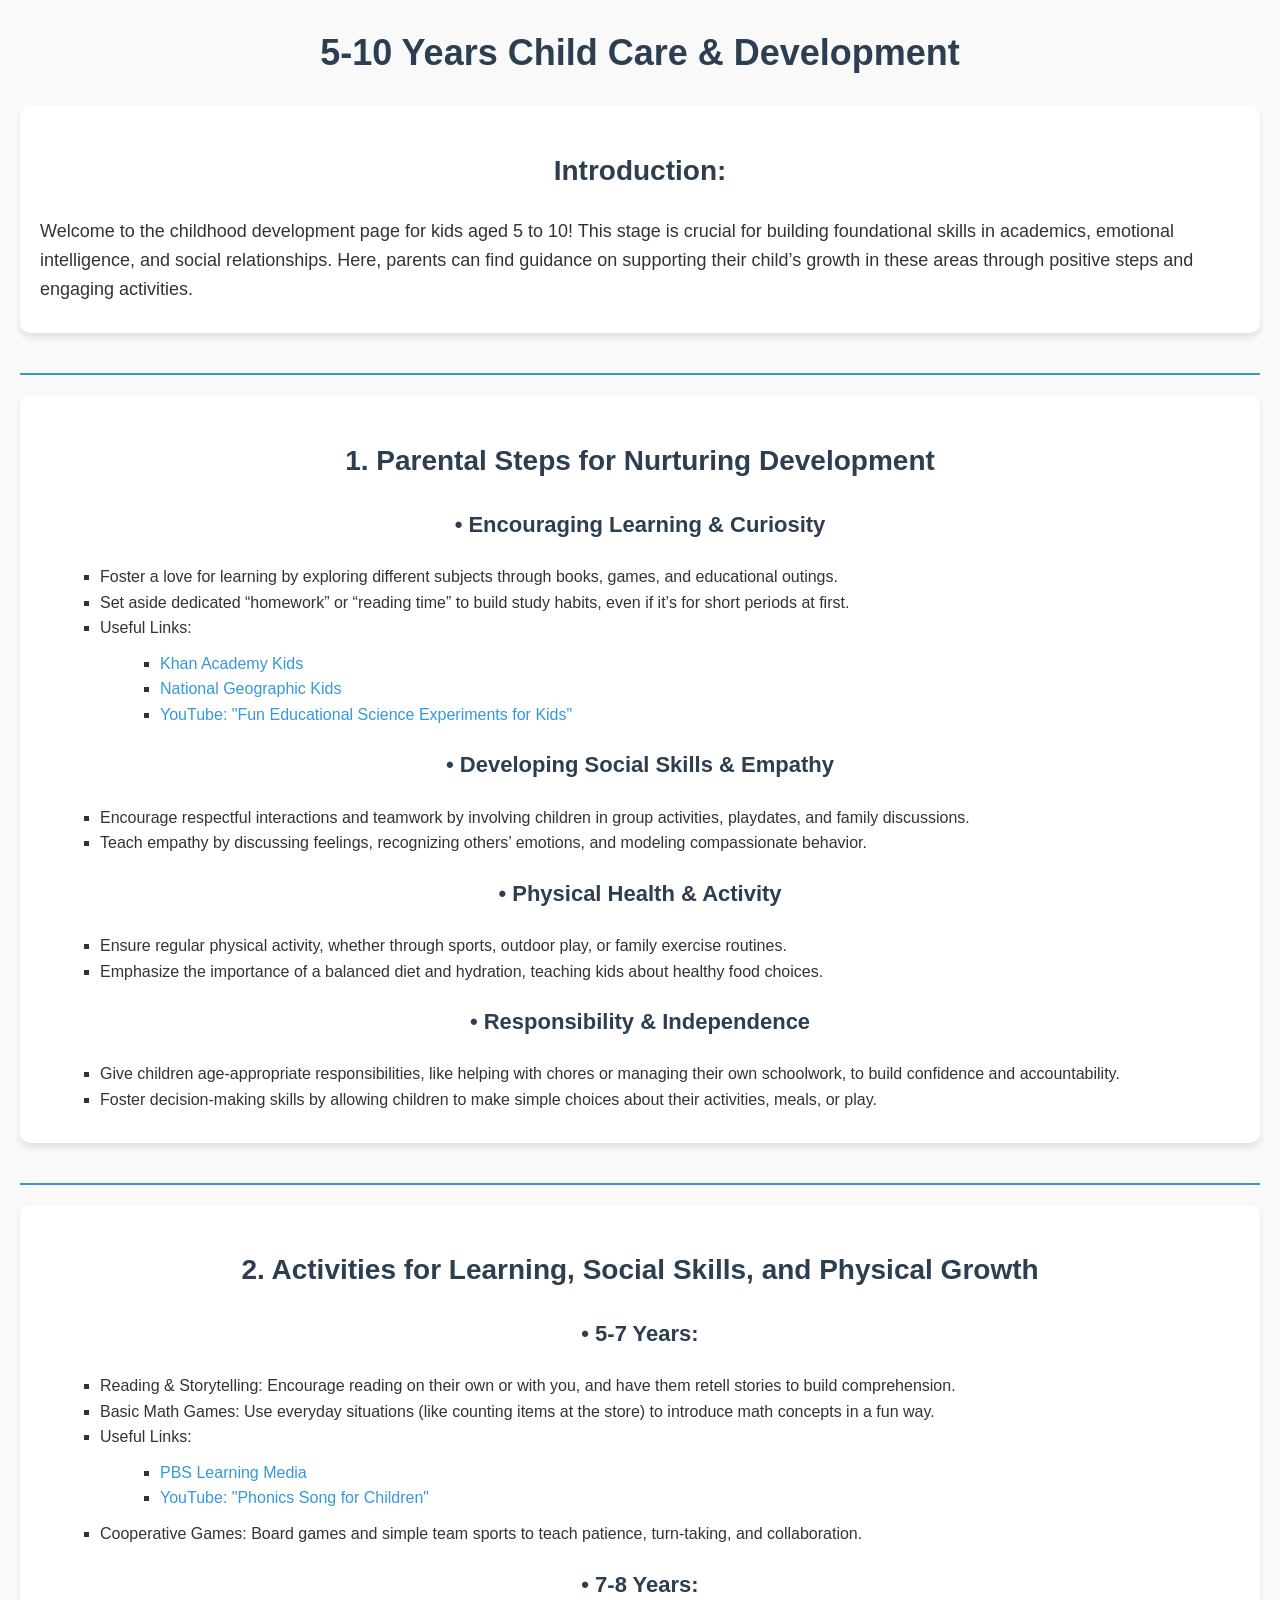
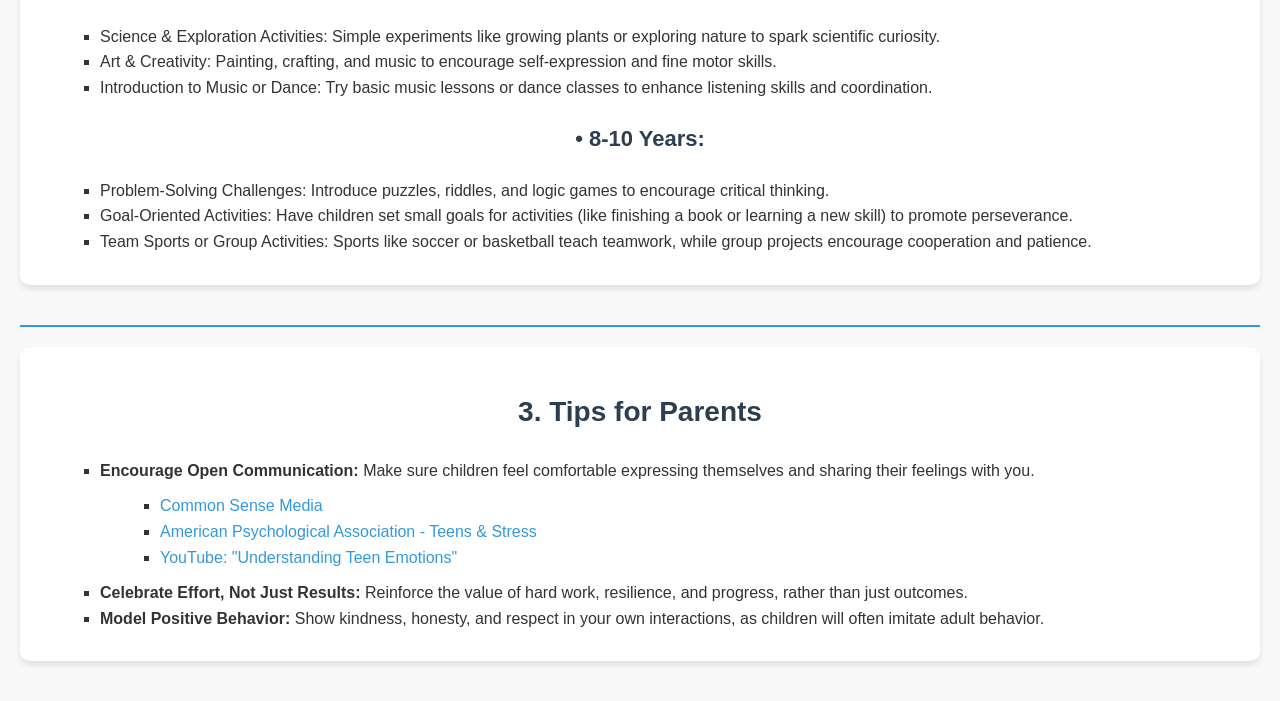
<file: shikhar/six.html>
<!DOCTYPE html>
<html lang="en">
<head>
    <meta charset="UTF-8">
    <meta name="viewport" content="width=device-width, initial-scale=1.0">
    <title>5-10 Years Child Care & Development</title>
    <style>
        body {
            font-family: Arial, sans-serif;
            line-height: 1.6;
            margin: 20px;
            background-color: #f9f9f9;
            color: #333;
        }

        h1, h2, h3 {
            color: #2c3e50;
            text-align: center;
            animation: fadeIn 2s ease-in-out;
        }

        h1 {
            font-size: 36px;
        }

        h2 {
            font-size: 28px;
        }

        h3 {
            font-size: 22px;
            margin-top: 20px;
        }

        p {
            font-size: 18px;
            line-height: 1.6;
            margin: 10px 0;
            animation: fadeIn 3s ease-in-out;
        }

        ul {
            margin: 10px 0;
            animation: slideIn 1s ease-out;
        }

        ul li {
            margin-left: 20px;
            list-style-type: square;
            animation: slideIn 1.5s ease-out;
        }

        a {
            color: #3498db;
            text-decoration: none;
        }

        a:hover {
            text-decoration: underline;
        }

        hr {
            border: 0;
            border-top: 2px solid #3498db;
            margin: 20px 0;
        }

        /* Animation Keyframes */
        @keyframes fadeIn {
            from {
                opacity: 0;
            }
            to {
                opacity: 1;
            }
        }

        @keyframes slideIn {
            from {
                transform: translateX(-50px);
                opacity: 0;
            }
            to {
                transform: translateX(0);
                opacity: 1;
            }
        }

        /* Animation for links and images */
        a, img {
            transition: all 0.3s ease;
        }

        a:hover, img:hover {
            transform: scale(1.1);
        }

        /* Section Styling */
        .section {
            margin-bottom: 40px;
            padding: 20px;
            background-color: #fff;
            border-radius: 10px;
            box-shadow: 0 4px 6px rgba(0, 0, 0, 0.1);
        }
    </style>
</head>
<body>

    <h1>5-10 Years Child Care & Development</h1>
    
    <div class="section">
        <h2>Introduction:</h2>
        <p>Welcome to the childhood development page for kids aged 5 to 10! This stage is crucial for building foundational skills in academics, emotional intelligence, and social relationships. Here, parents can find guidance on supporting their child’s growth in these areas through positive steps and engaging activities.</p>
    </div>
    
    <hr>

    <div class="section">
        <h2>1. Parental Steps for Nurturing Development</h2>
        
        <h3>• Encouraging Learning & Curiosity</h3>
        <ul>
            <li>Foster a love for learning by exploring different subjects through books, games, and educational outings.</li>
            <li>Set aside dedicated “homework” or “reading time” to build study habits, even if it’s for short periods at first.</li>
            <li>Useful Links:
                <ul>
                    <li><a href="https://www.khanacademy.org/kids" target="_blank">Khan Academy Kids</a></li>
                    <li><a href="https://kids.nationalgeographic.com/" target="_blank">National Geographic Kids</a></li>
                    <li><a href="https://www.youtube.com/watch?v=aTTH1nQYwQU" target="_blank">YouTube: "Fun Educational Science Experiments for Kids"</a></li>
                </ul>
            </li>
        </ul>
        
        <h3>• Developing Social Skills & Empathy</h3>
        <ul>
            <li>Encourage respectful interactions and teamwork by involving children in group activities, playdates, and family discussions.</li>
            <li>Teach empathy by discussing feelings, recognizing others’ emotions, and modeling compassionate behavior.</li>
        </ul>
        
        <h3>• Physical Health & Activity</h3>
        <ul>
            <li>Ensure regular physical activity, whether through sports, outdoor play, or family exercise routines.</li>
            <li>Emphasize the importance of a balanced diet and hydration, teaching kids about healthy food choices.</li>
        </ul>
        
        <h3>• Responsibility & Independence</h3>
        <ul>
            <li>Give children age-appropriate responsibilities, like helping with chores or managing their own schoolwork, to build confidence and accountability.</li>
            <li>Foster decision-making skills by allowing children to make simple choices about their activities, meals, or play.</li>
        </ul>
    </div>

    <hr>

    <div class="section">
        <h2>2. Activities for Learning, Social Skills, and Physical Growth</h2>
        
        <h3>• 5-7 Years:</h3>
        <ul>
            <li>Reading & Storytelling: Encourage reading on their own or with you, and have them retell stories to build comprehension.</li>
            <li>Basic Math Games: Use everyday situations (like counting items at the store) to introduce math concepts in a fun way.</li>
            <li>Useful Links:
                <ul>
                    <li><a href="https://www.pbslearningmedia.org/" target="_blank">PBS Learning Media</a></li>
                    <li><a href="https://www.youtube.com/watch?v=1BfJ2mQwKCA" target="_blank">YouTube: "Phonics Song for Children"</a></li>
                </ul>
            </li>
            <li>Cooperative Games: Board games and simple team sports to teach patience, turn-taking, and collaboration.</li>
        </ul>
        
        <h3>• 7-8 Years:</h3>
        <ul>
            <li>Science & Exploration Activities: Simple experiments like growing plants or exploring nature to spark scientific curiosity.</li>
            <li>Art & Creativity: Painting, crafting, and music to encourage self-expression and fine motor skills.</li>
            <li>Introduction to Music or Dance: Try basic music lessons or dance classes to enhance listening skills and coordination.</li>
        </ul>
        
        <h3>• 8-10 Years:</h3>
        <ul>
            <li>Problem-Solving Challenges: Introduce puzzles, riddles, and logic games to encourage critical thinking.</li>
            <li>Goal-Oriented Activities: Have children set small goals for activities (like finishing a book or learning a new skill) to promote perseverance.</li>
            <li>Team Sports or Group Activities: Sports like soccer or basketball teach teamwork, while group projects encourage cooperation and patience.</li>
        </ul>
    </div>

    <hr>

    <div class="section">
        <h2>3. Tips for Parents</h2>
        <ul>
            <li><strong>Encourage Open Communication:</strong> Make sure children feel comfortable expressing themselves and sharing their feelings with you.
                <ul>
                    <li><a href="https://www.commonsensemedia.org/" target="_blank">Common Sense Media</a></li>
                    <li><a href="https://www.apa.org/topics/teens" target="_blank">American Psychological Association - Teens & Stress</a></li>
                    <li><a href="https://www.youtube.com/watch?v=CBK8qHwaVxw" target="_blank">YouTube: "Understanding Teen Emotions"</a></li>
                </ul>
            </li>
            <li><strong>Celebrate Effort, Not Just Results:</strong> Reinforce the value of hard work, resilience, and progress, rather than just outcomes.</li>
            <li><strong>Model Positive Behavior:</strong> Show kindness, honesty, and respect in your own interactions, as children will often imitate adult behavior.</li>
        </ul>
    </div>

</body>
</html>
</file>
<file: shikhar/style2.css>
body {
  margin: 0;
  font-family: Arial, sans-serif;
}

.navbar {
  background-color: #333;
  color: white;
  display: flex;
  justify-content: space-between;
  align-items: center;
  padding: 10px 20px;
  position: sticky;
  top: 0;
  z-index: 1000;
}



.navbar .nav-links {
  list-style: none;
  display: flex;
  margin: 0;
  padding: 0;
}

.navbar .nav-links li {
  margin-left: 20px;
}

.navbar .nav-links li a {
  text-decoration: none;
  color: white;
  padding: 8px 16px;
  transition: background-color 0.3s;
}

.navbar .nav-links li a:hover {
  background-color: #575757;
}

.content {
  padding: 20px;
  margin-top: 40px; /* Space for the sticky navbar */
  
}

.two-column-layout {
  display: flex;
  background-color: wheat;
  padding: 20px;
  border-radius: 18px;
}

.column {
  flex: 1; /* Each column will take equal space */
  padding: 10px;
}

.left-column {
  border-right: 1px solid #ccc; /* Optional: add a divider */
}

.left-column:last-child {
  border-right: none; /* Remove border from last column */
}

p{
  text-decoration: solid;
  font-weight: bold;
}

.need{
  background-color: wheat;
  border-radius: 10px;
  margin-left: 20px;
  margin-right: 20px;
  height: 250px;
  text-align: justify;

}

img{
  border-radius: 50%;
}
.ages li{
    background-color: rgb(169, 169, 168);
    font-style: italic;


}

.ages li button{
 font-size: xx-large;

}

.gomusic input[type="button"] {
  padding: 30px 60px; 
  font-size: 2rem; 
  background-color: #c8ced4;
  color: rgb(196, 53, 53);
  border:bisque;
  border-radius: 12px; 
  cursor: pointer;
  transition: background-color 0.3s ease; 
}

/* Button hover effect */
.gomusic input[type="button"]:hover {
  background-color: #0056b3; /* Darker shade when hovered */
}
</file>
<file: shikhar/style.css>
*{
    margin: 0;
    padding: 0;
    box-sizing: border-box;
    font-family: sans-serif;
}

body{
    width: 100vw;
    height: 100vh;
    background: url(apurv-das-ciN8mnrlvFY-unsplash.jpg)no-repeat;
    background-position: center;
    background-size: cover;
    display: flex;
    align-items: center;
    justify-content: center;
}

.container
{
    width: 400px;
    height: 500px;
    background: rgba(0, 0, 0, 0.3);
    backdrop-filter: blur(10px);
    box-shadow: 0 0 30px rgba(0, 0, 0, 0.8);

    display: flex;
    align-items: center;
    justify-content: center;
    flex-direction: column;

    border-radius: 20px;
    border: 3px solid rgba(255, 255, 255, 0.5);
}

h2
{
    color: #ffff;
    font-size: 2em;
    text-transform: uppercase;
    padding: 20px 0;
}

h1
{
    color: #ffff;
    font-size: 2em;
    text-transform: uppercase;
    padding: 20px 0;
}






.form-group
{
    position: relative;
    width: 330px;
    margin: 30px 0;
    border-bottom: 3px solid #ffff;
}

.form-group input
{
    width: 100%;
    height: 50px;
    padding: 0 35px 0 10px;
    font-size: 1.2em;
    background-color: transparent;
    border: none;
    outline: none;
    color: #fff;
}

.form-group label
{
    position: absolute;
    top: 50%;
    left: 10px;
    transform: translateY(-50%);
    font-size: 1.2em;
    color: #fff;
    transition: 0.5s;
}

input:focus ~ label,
input:valid ~ label
{
    top: -5px;
}

.form-group i
{
    position: absolute;
    top: 50%;
    right: 10px;
    transform: translateY(-50%);
    color: #ffff;
    font-size: 1.2em;
}

p
{
    text-align: center;
    color: #fff;
    margin: 10px 0;
}

p>a
{
    text-decoration: none;
    color: #fff;
    font-weight: 600;
}

p>a:hover
{
    text-decoration: underline;
    font-style: italic;
}

#btn
{
    width: 100%;
    height: 50px;
    border-radius: 40px;
    border: none;
    font-size: 1.5em;
    text-transform: uppercase;
    font-weight: 600;
    margin: 10px 0;
    cursor: pointer;
    transition: all 0.5s;
}

#btn:hover
{
    background: rgba(0, 0, 0, 0.3);
    color: #fff;
}
</file>
